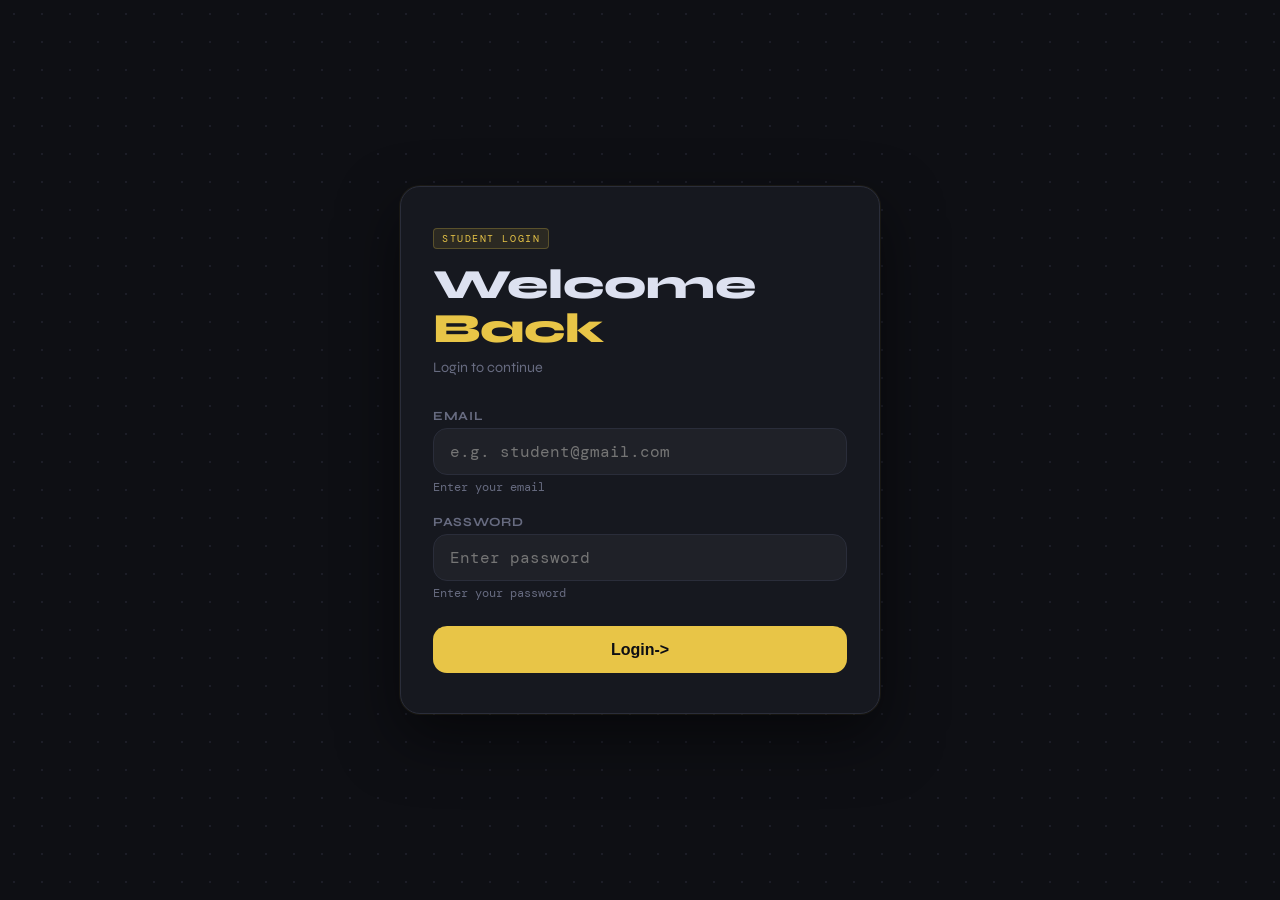
<file: index.html>
<!DOCTYPE html>
<html lang="en">
<head>
  <meta charset="UTF-8" />
  <meta name="viewport" content="width=device-width, initial-scale=1.0"/>
  <title>Login - Attendance Tracker</title>

  <link rel="stylesheet" href="style.css" />
  <link href="https://fonts.googleapis.com/css2?family=Syne:wght@400;700;800&family=DM+Mono:wght@400;500&display=swap" rel="stylesheet"/>
</head>
<body>

  <div class="bg-grid"></div>

  <div class="card">

    <div class="card-header">
      <div class="badge">STUDENT LOGIN</div>
      <h1 class="title">Welcome<br/><span>Back</span></h1>
      <p class="subtitle">Login to continue</p>
    </div>

    <div class="inputs">

      <div class="input-group">
        <label>Email</label>
        <input type="email" id="email" placeholder="e.g. student@gmail.com" />
        <span class="hint">Enter your email</span>
      </div>

      <div class="input-group">
        <label>Password</label>
        <input type="password" id="password" placeholder="Enter password" />
        <span class="hint">Enter your password</span>
      </div>

    </div>

<button id="loginBtn" style="
  width:100%;
  padding:0.9rem 1.5rem;
  background:#e8c547;
  color:#0e0f14;
  border:none;
  border-radius:14px;
  font-weight:700;
  font-size:1rem;
  cursor:pointer;
">
Login->
</button>


    <div id="loginResult" class="result hidden"></div>

  </div>

  <script src="login.js"></script>

</body>
</html>
</file>
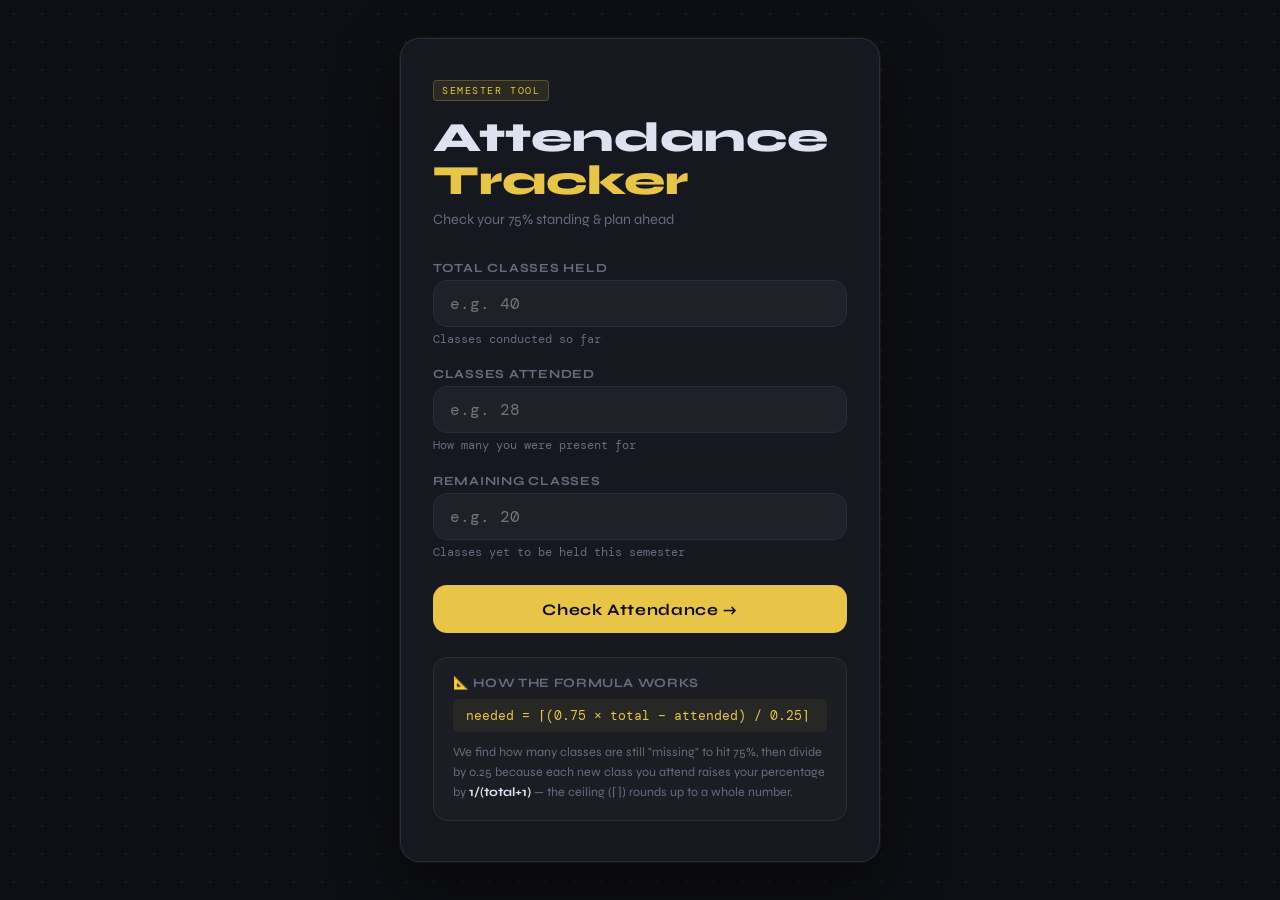
<file: home.html>
<!DOCTYPE html>
<html lang="en">
<head>
  <meta charset="UTF-8" />
  <meta name="viewport" content="width=device-width, initial-scale=1.0"/>
  <title>Attendance Tracker</title>

  <link rel="stylesheet" href="style.css" />

  <link href="https://fonts.googleapis.com/css2?family=Syne:wght@400;700;800&family=DM+Mono:wght@400;500&display=swap" rel="stylesheet"/>
</head>
<body>

  <div class="bg-grid"></div>

  <div class="card">

    <div class="card-header">
      <div class="badge">SEMESTER TOOL</div>
      <h1 class="title">Attendance<br/><span>Tracker</span></h1>
      <p class="subtitle">Check your 75% standing &amp; plan ahead</p>
    </div>

    <div class="inputs">

      <div class="input-group">
        <label for="totalClasses">Total Classes Held</label>
        <input
          type="number"
          id="totalClasses"
          placeholder="e.g. 40"
          min="1"
        />
        <span class="hint">Classes conducted so far</span>
      </div>

      <div class="input-group">
        <label for="attendedClasses">Classes Attended</label>
        <input
          type="number"
          id="attendedClasses"
          placeholder="e.g. 28"
          min="0"
        />
        <span class="hint">How many you were present for</span>
      </div>

      <div class="input-group">
        <label for="remainingClasses">Remaining Classes</label>
        <input
          type="number"
          id="remainingClasses"
          placeholder="e.g. 20"
          min="0"
        />
        <span class="hint">Classes yet to be held this semester</span>
      </div>

    </div>

    <button id="checkBtn">Check Attendance →</button>

    <div id="result" class="result hidden">
    </div>

    <div class="formula-box">
      <p class="formula-title">📐 How the formula works</p>
      <code>needed = ⌈(0.75 × total − attended) / 0.25⌉</code>
      <p class="formula-desc">
        We find how many classes are still "missing" to hit 75%, then divide by
        0.25 because each new class you attend raises your percentage by
        <strong>1/(total+1)</strong> — the ceiling (⌈⌉) rounds up to a whole number.
      </p>
    </div>

  </div>

  <script src="script.js"></script>

</body>
</html>
</file>
<file: style.css>
:root {
  --bg:        #0e0f14;
  --card-bg:   #16181f;
  --border:    #2a2d3a;
  --accent:    #e8c547;
  --text:      #dde1f0;
  --muted:     #676b80;
  --green:     #4ade80;
  --green-bg:  #0f2a1a;
  --red:       #f87171;
  --red-bg:    #2a0f0f;
  --radius:    14px;
  --font-main: 'Syne', sans-serif;
  --font-mono: 'DM Mono', monospace;
}

*, *::before, *::after {
  box-sizing: border-box;
  margin: 0;
  padding: 0;
}

body {
  background-color: var(--bg);
  color: var(--text);
  font-family: var(--font-main);
  min-height: 100vh;
  display: flex;
  align-items: center;
  justify-content: center;
  padding: 2rem 1rem;
  position: relative;
  overflow-x: hidden;
}

.bg-grid {
  position: fixed;
  inset: 0;
  background-image:
    radial-gradient(circle, #2a2d3a 1px, transparent 1px);
  background-size: 28px 28px;
  opacity: 0.5;
  pointer-events: none;
  z-index: 0;
}

.card {
  position: relative;
  z-index: 1;
  background: var(--card-bg);
  border: 1px solid var(--border);
  border-radius: 20px;
  padding: 2.5rem 2rem;
  width: 100%;
  max-width: 480px;
  box-shadow:
    0 0 0 1px rgba(232, 197, 71, 0.06),
    0 24px 60px rgba(0, 0, 0, 0.5);
}

.card-header {
  margin-bottom: 2rem;
}

.badge {
  display: inline-block;
  font-family: var(--font-mono);
  font-size: 0.65rem;
  letter-spacing: 0.15em;
  color: var(--accent);
  background: rgba(232, 197, 71, 0.1);
  border: 1px solid rgba(232, 197, 71, 0.25);
  border-radius: 4px;
  padding: 3px 8px;
  margin-bottom: 0.9rem;
}

.title {
  font-size: 2.6rem;
  font-weight: 800;
  line-height: 1.05;
  color: var(--text);
  margin-bottom: 0.5rem;
}

.title span {
  color: var(--accent);
}

.subtitle {
  font-size: 0.9rem;
  color: var(--muted);
}

.inputs {
  display: flex;
  flex-direction: column;
  gap: 1.2rem;
  margin-bottom: 1.6rem;
}

.input-group {
  display: flex;
  flex-direction: column;
  gap: 5px;
}

.input-group label {
  font-size: 0.78rem;
  font-weight: 700;
  letter-spacing: 0.06em;
  text-transform: uppercase;
  color: var(--muted);
}

.input-group input {
  width: 100%;
  background: rgba(255, 255, 255, 0.04);
  border: 1px solid var(--border);
  border-radius: var(--radius);
  padding: 0.75rem 1rem;
  color: var(--text);
  font-family: var(--font-mono);
  font-size: 1rem;
  outline: none;
  transition: border-color 0.2s, box-shadow 0.2s;
}

.input-group input:focus {
  border-color: var(--accent);
  box-shadow: 0 0 0 3px rgba(232, 197, 71, 0.12);
}

.input-group input::-webkit-outer-spin-button,
.input-group input::-webkit-inner-spin-button {
  -webkit-appearance: none;
}

.hint {
  font-size: 0.72rem;
  color: var(--muted);
  font-family: var(--font-mono);
}

button#checkBtn {
  width: 100%;
  padding: 0.9rem 1.5rem;
  background: var(--accent);
  color: #0e0f14;
  border: none;
  border-radius: var(--radius);
  font-family: var(--font-main);
  font-weight: 700;
  font-size: 1rem;
  letter-spacing: 0.04em;
  cursor: pointer;
  transition: transform 0.15s, box-shadow 0.15s, background 0.15s;
  margin-bottom: 1.5rem;
}

button#checkBtn:hover {
  background: #f0d060;
  transform: translateY(-2px);
  box-shadow: 0 8px 24px rgba(232, 197, 71, 0.25);
}

button#checkBtn:active {
  transform: translateY(0px);
  box-shadow: none;
}

.result {
  border-radius: var(--radius);
  padding: 1.3rem 1.4rem;
  margin-bottom: 1.5rem;
  border: 1px solid transparent;
  animation: fadeSlideIn 0.35s ease forwards;
}

@keyframes fadeSlideIn {
  from { opacity: 0; transform: translateY(8px); }
  to   { opacity: 1; transform: translateY(0); }
}

.result.good {
  background: var(--green-bg);
  border-color: rgba(74, 222, 128, 0.25);
}

.result.low {
  background: var(--red-bg);
  border-color: rgba(248, 113, 113, 0.25);
}

.result.hidden {
  display: none;
}

.result .percentage {
  font-size: 2.2rem;
  font-weight: 800;
  font-family: var(--font-mono);
  margin-bottom: 0.3rem;
}

.result.good .percentage { color: var(--green); }
.result.low  .percentage { color: var(--red); }

.result .status {
  font-size: 1rem;
  font-weight: 700;
  margin-bottom: 0.7rem;
}

.result.good .status { color: var(--green); }
.result.low  .status { color: var(--red); }

.result .info {
  font-size: 0.85rem;
  color: var(--text);
  line-height: 1.5;
  font-family: var(--font-mono);
  background: rgba(0,0,0,0.2);
  border-radius: 8px;
  padding: 0.6rem 0.8rem;
  margin-top: 0.5rem;
}

.formula-box {
  border: 1px solid var(--border);
  border-radius: var(--radius);
  padding: 1.1rem 1.2rem;
  background: rgba(255,255,255,0.02);
}

.formula-title {
  font-size: 0.8rem;
  font-weight: 700;
  letter-spacing: 0.05em;
  color: var(--muted);
  margin-bottom: 0.5rem;
  text-transform: uppercase;
}

.formula-box code {
  display: block;
  font-family: var(--font-mono);
  font-size: 0.82rem;
  color: var(--accent);
  background: rgba(232, 197, 71, 0.06);
  border-radius: 6px;
  padding: 0.5rem 0.8rem;
  margin-bottom: 0.6rem;
  word-break: break-word;
}

.formula-desc {
  font-size: 0.78rem;
  color: var(--muted);
  line-height: 1.6;
}

.formula-desc strong {
  color: var(--text);
}

.input-group input.error {
  border-color: var(--red);
  box-shadow: 0 0 0 3px rgba(248, 113, 113, 0.12);
}

@media (max-width: 420px) {
  .card {
    padding: 2rem 1.3rem;
  }
  .title {
    font-size: 2rem;
  }
}
</file>
